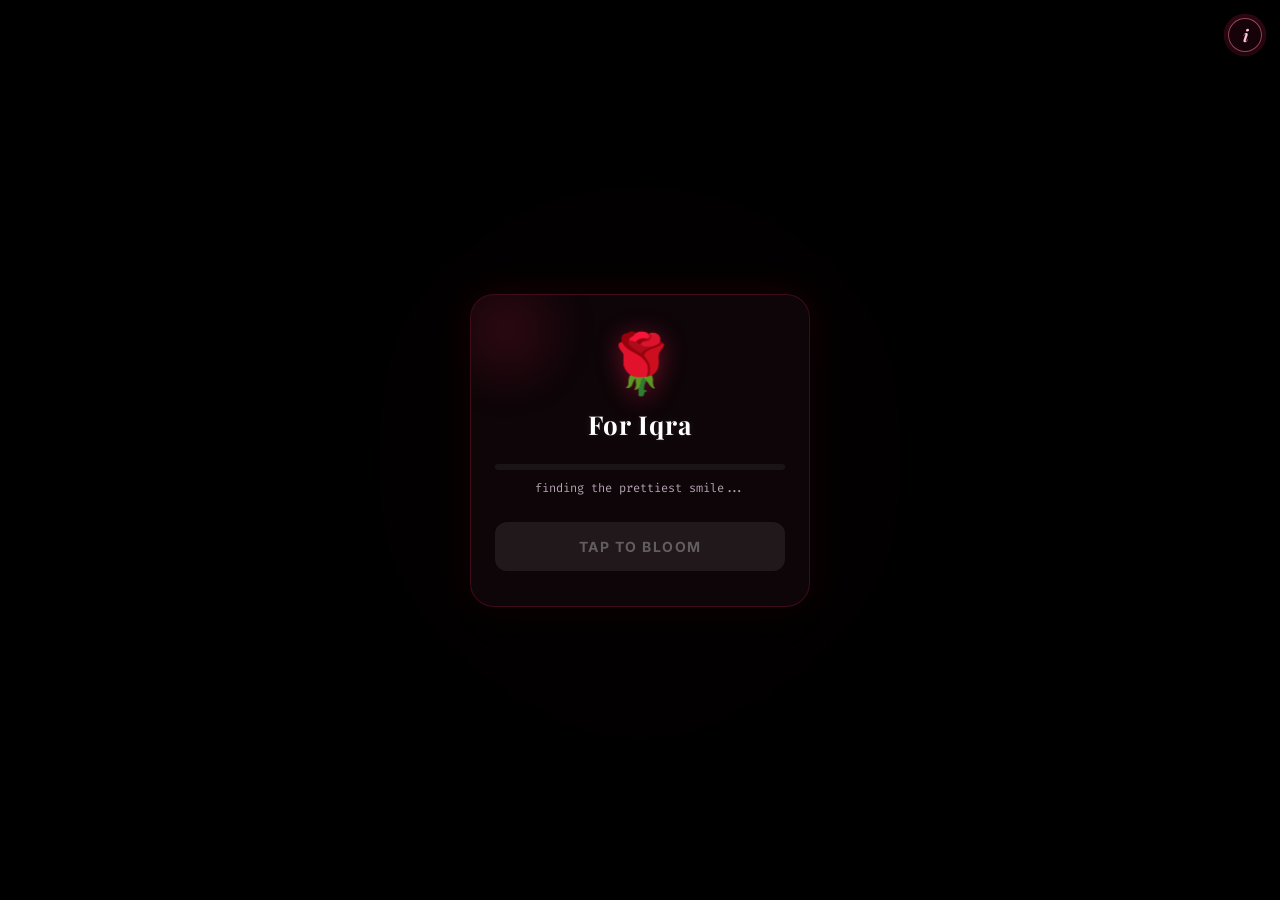
<file: index.html>
<!DOCTYPE html>
<html lang="en">

<head>
    <meta charset="UTF-8">
    <meta http-equiv="refresh" content="0; url=/rose/">
    <title>For Iqra 🌹</title>
</head>

<body>
    <a href="/rose/">opening your rose...</a>
</body>

</html>
</file>
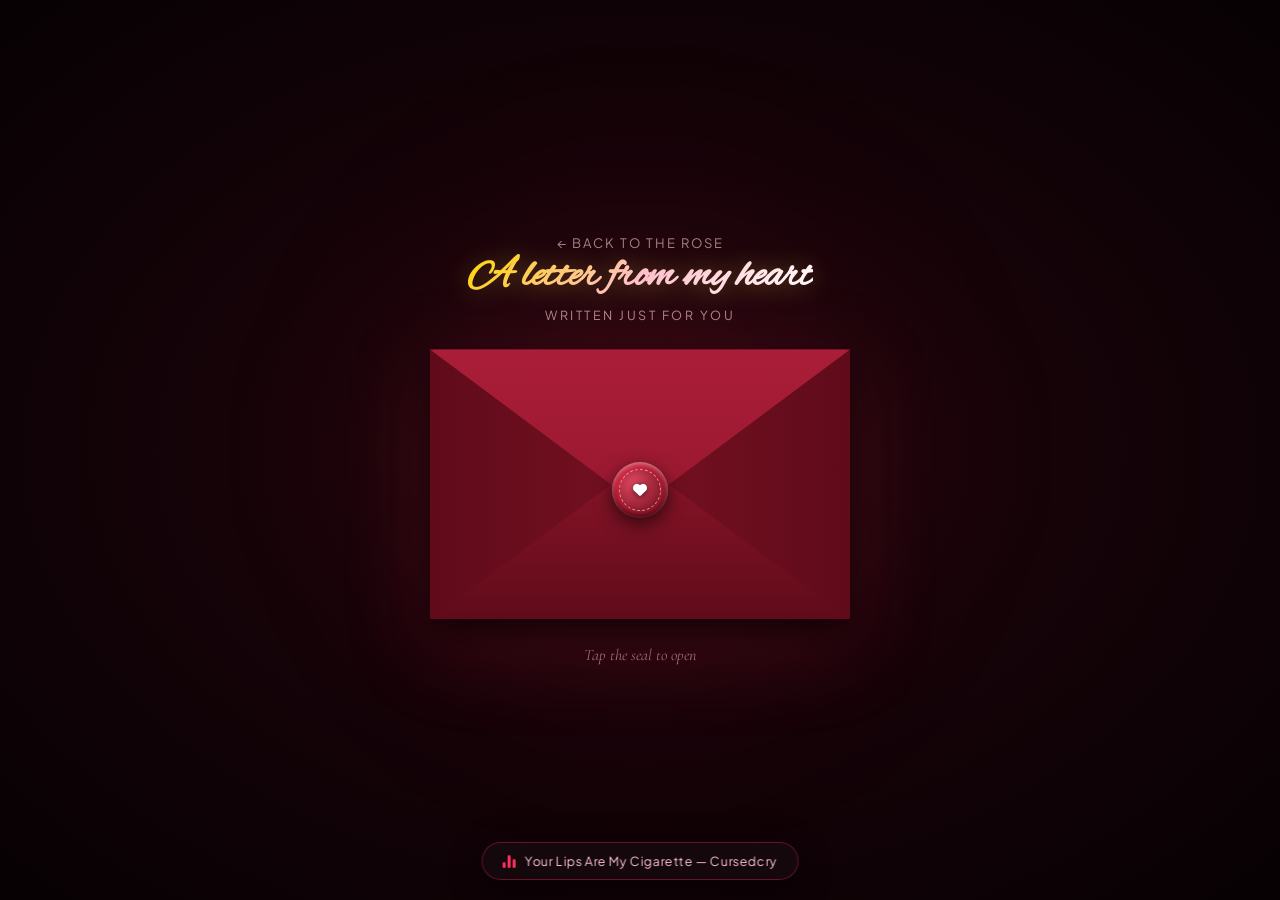
<file: message/index.html>
<!DOCTYPE html>
<html lang="en">

<head>
    <meta charset="UTF-8">
    <meta name="viewport" content="width=device-width, initial-scale=1.0">
    <title>For Iqra ❤️</title>
    <link rel="preconnect" href="https://fonts.googleapis.com">
    <link rel="preconnect" href="https://fonts.gstatic.com" crossorigin>
    <link
        href="https://fonts.googleapis.com/css2?family=Alex+Brush&family=Cormorant+Garamond:ital,wght@0,400;0,500;0,600;1,400;1,600&family=Plus+Jakarta+Sans:wght@300;400;500;600;700&display=swap"
        rel="stylesheet">
    <link rel="stylesheet" href="https://cdnjs.cloudflare.com/ajax/libs/font-awesome/6.4.0/css/all.min.css">
    <script src="https://cdnjs.cloudflare.com/ajax/libs/gsap/3.12.5/gsap.min.js"></script>
    <style>
        * {
            margin: 0;
            padding: 0;
            box-sizing: border-box;
            -webkit-tap-highlight-color: transparent;
        }

        body {
            font-family: 'Plus Jakarta Sans', sans-serif;
            background: radial-gradient(ellipse at center, #28080f 0%, #150308 48%, #070103 100%);
            color: #f5f5f7;
            min-height: 100vh;
            min-height: 100dvh;
            display: flex;
            flex-direction: column;
            align-items: center;
            justify-content: center;
            padding: 30px 16px;
            overflow-x: hidden;
            overflow-y: auto;
        }

        .ambient-glow {
            position: fixed;
            top: 50%;
            left: 50%;
            transform: translate(-50%, -50%);
            width: 650px;
            height: 650px;
            background: radial-gradient(circle, rgba(163, 28, 54, 0.16) 0%, rgba(88, 10, 25, 0.05) 50%, transparent 70%);
            border-radius: 50%;
            filter: blur(80px);
            pointer-events: none;
            z-index: 0;
        }

        /* ---------- envelope stage ---------- */
        .stage {
            perspective: 1200px;
            display: flex;
            flex-direction: column;
            align-items: center;
            z-index: 10;
        }

        .header {
            text-align: center;
            margin-bottom: 26px;
            transition: opacity 0.5s ease;
        }

        .header h1 {
            font-family: 'Alex Brush', cursive;
            font-size: clamp(30px, 7vw, 44px);
            background: linear-gradient(135deg, #ffd700 0%, #ffc0cb 50%, #ffffff 100%);
            -webkit-background-clip: text;
            -webkit-text-fill-color: transparent;
            filter: drop-shadow(0 2px 12px rgba(212, 175, 55, 0.4));
            line-height: 1.2;
        }

        .header p {
            font-size: 12.5px;
            color: rgba(230, 180, 190, 0.75);
            letter-spacing: 2.5px;
            text-transform: uppercase;
            margin-top: 4px;
        }

        .envelope {
            position: relative;
            width: 420px;
            height: 270px;
            transform-style: preserve-3d;
            cursor: pointer;
            transition: transform 0.4s ease;
            filter: drop-shadow(0 15px 35px rgba(120, 15, 35, 0.45));
        }

        @media (max-width: 480px) {
            .envelope {
                width: 88vw;
                max-width: 340px;
                height: 58vw;
                max-height: 220px;
            }
        }

        @media (max-width: 360px) {
            .envelope {
                width: 92vw;
                max-width: 300px;
                height: 60vw;
                max-height: 195px;
            }
        }

        .env-back {
            position: absolute;
            inset: 0;
            background: #35040d;
            border-radius: 8px;
            box-shadow: 0 15px 35px rgba(0, 0, 0, 0.7);
            border: 1px solid rgba(138, 21, 41, 0.3);
            overflow: hidden;
        }

        .env-back::after {
            content: '';
            position: absolute;
            inset: 0;
            background: linear-gradient(to top, rgba(0, 0, 0, 0.85) 0%, transparent 60%, rgba(0, 0, 0, 0.4) 100%);
        }

        .mini-letter {
            position: absolute;
            left: 50%;
            top: 8px;
            transform: translateX(-50%);
            width: 86%;
            height: 92%;
            background: #fcf8f2;
            background-image:
                radial-gradient(#e5d8c5 0.75px, transparent 0.75px),
                linear-gradient(to bottom, rgba(255, 255, 255, 0.95), rgba(252, 248, 242, 0.98));
            background-size: 12px 12px, 100% 100%;
            border-radius: 6px;
            z-index: 10;
            display: flex;
            flex-direction: column;
            align-items: center;
            justify-content: center;
            gap: 8px;
            box-shadow: 0 8px 20px rgba(0, 0, 0, 0.35), 0 0 0 1px rgba(184, 134, 11, 0.3);
            transform-origin: bottom center;
            text-align: center;
            padding: 10px;
        }

        .mini-letter .mh {
            font-family: 'Alex Brush', cursive;
            font-size: clamp(22px, 5.5vw, 30px);
            color: #4a0713;
            line-height: 1;
        }

        .mini-letter .ms {
            font-family: 'Cormorant Garamond', serif;
            font-style: italic;
            font-size: clamp(12px, 3vw, 15px);
            color: #6e1c2b;
        }

        .flap {
            position: absolute;
            inset: 0;
        }

        .flap-left {
            clip-path: polygon(0 0, 0 100%, 52% 50%);
            background: linear-gradient(to right, #600b1a, #8a1529);
            z-index: 19;
        }

        .flap-right {
            clip-path: polygon(100% 0, 100% 100%, 48% 50%);
            background: linear-gradient(to left, #600b1a, #8a1529);
            z-index: 18;
        }

        .flap-bottom {
            clip-path: polygon(0 100%, 100% 100%, 50% 42%);
            background: linear-gradient(to top, #600b1a 0%, #8a1529 60%, transparent 100%);
            z-index: 20;
        }

        .flap-top {
            clip-path: polygon(0 0, 100% 0, 50% 58%);
            background: linear-gradient(to bottom, #ab1d38, #8a1529);
            transform-origin: top center;
            transform-style: preserve-3d;
            z-index: 25;
        }

        .wax-seal {
            position: absolute;
            left: 50%;
            top: 52%;
            transform: translate(-50%, -50%);
            width: 56px;
            height: 56px;
            border-radius: 50%;
            background: radial-gradient(circle at 35% 35%, #e12d4a 0%, #b81b34 45%, #700c1c 100%);
            box-shadow:
                0 6px 18px rgba(0, 0, 0, 0.6),
                inset 0 2px 4px rgba(255, 255, 255, 0.45),
                inset 0 -3px 5px rgba(0, 0, 0, 0.6);
            z-index: 30;
            display: flex;
            align-items: center;
            justify-content: center;
            cursor: pointer;
            transition: transform 0.3s cubic-bezier(0.34, 1.56, 0.64, 1), box-shadow 0.3s ease;
        }

        @media (max-width: 480px) {
            .wax-seal {
                width: 46px;
                height: 46px;
            }
        }

        .wax-seal:hover {
            transform: translate(-50%, -50%) scale(1.08);
            box-shadow:
                0 8px 24px rgba(225, 45, 74, 0.55),
                inset 0 2px 5px rgba(255, 255, 255, 0.6),
                inset 0 -3px 5px rgba(0, 0, 0, 0.6);
        }

        .seal-inner {
            width: 42px;
            height: 42px;
            border-radius: 50%;
            border: 1.5px dashed rgba(255, 255, 255, 0.55);
            display: flex;
            align-items: center;
            justify-content: center;
            background: radial-gradient(circle at 40% 40%, rgba(255, 255, 255, 0.15) 0%, rgba(0, 0, 0, 0.25) 100%);
        }

        @media (max-width: 480px) {
            .seal-inner {
                width: 34px;
                height: 34px;
            }
        }

        .seal-inner i {
            color: #fff;
            font-size: 14px;
            filter: drop-shadow(0 1px 3px rgba(0, 0, 0, 0.7));
        }

        .open-hint {
            margin-top: 26px;
            color: rgba(230, 180, 190, 0.75);
            font-family: 'Cormorant Garamond', serif;
            font-style: italic;
            font-size: 16px;
            text-align: center;
            transition: opacity 0.4s ease;
        }

        .stage.hidden {
            display: none;
        }

        /* ---------- full letter ---------- */
        .letter-wrap {
            width: 100%;
            max-width: 680px;
            background: #fcf8f2;
            background-image:
                radial-gradient(#e5d8c5 0.75px, transparent 0.75px),
                linear-gradient(to bottom, rgba(255, 255, 255, 0.95), rgba(252, 248, 242, 0.98));
            background-size: 12px 12px, 100% 100%;
            border-radius: 12px;
            padding: 48px 44px;
            color: #2b2220;
            box-shadow:
                0 25px 60px rgba(0, 0, 0, 0.6),
                0 0 0 1px rgba(184, 134, 11, 0.35),
                0 0 60px rgba(212, 175, 55, 0.12);
            z-index: 10;
            display: none;
            margin-top: 40px;
            margin-bottom: 40px;
        }

        .letter-wrap.visible {
            display: block;
        }

        .accent-top {
            display: flex;
            align-items: center;
            justify-content: center;
            gap: 10px;
            color: rgba(180, 115, 35, 0.6);
            margin-bottom: 26px;
        }

        .accent-line {
            width: 40px;
            height: 1px;
            background: rgba(180, 115, 35, 0.45);
        }

        .accent-heart {
            color: #b81b34;
            font-size: 13px;
            animation: heartbeat 1.6s ease-in-out infinite;
        }

        @keyframes heartbeat {

            0%,
            100% {
                transform: scale(1);
            }

            15% {
                transform: scale(1.25);
            }

            30% {
                transform: scale(1);
            }

            45% {
                transform: scale(1.18);
            }
        }

        .letter-wrap h1 {
            font-family: 'Alex Brush', cursive;
            font-size: clamp(38px, 8vw, 56px);
            color: #4a0713;
            text-align: center;
            line-height: 1.1;
            margin-bottom: 30px;
        }

        .letter-body p {
            font-family: 'Cormorant Garamond', serif;
            font-size: clamp(16px, 3.6vw, 19px);
            line-height: 1.6;
            font-weight: 500;
            margin-bottom: 18px;
        }

        .letter-body p.question {
            font-size: clamp(18px, 4vw, 21px);
            font-style: italic;
            color: #6e1c2b;
            font-weight: 600;
        }

        .sign {
            display: flex;
            flex-direction: column;
            align-items: flex-end;
            margin-top: 34px;
            padding-top: 18px;
            border-top: 1px dashed rgba(138, 21, 41, 0.25);
        }

        .sign-text {
            font-family: 'Cormorant Garamond', serif;
            font-style: italic;
            font-size: 15px;
            color: #6e1c2b;
        }

        .sign-name {
            font-family: 'Alex Brush', cursive;
            font-size: 34px;
            color: #5c0a18;
            line-height: 1.2;
        }

        .back-link {
            color: rgba(230, 180, 190, 0.7);
            text-decoration: none;
            font-size: 13px;
            letter-spacing: 2px;
            text-transform: uppercase;
            z-index: 10;
            transition: color 0.3s ease;
        }

        .back-link:hover {
            color: #ffd700;
        }

        /* ---------- music pill ---------- */
        .music-pill {
            position: fixed;
            bottom: 20px;
            left: 50%;
            transform: translateX(-50%);
            display: flex;
            align-items: center;
            gap: 9px;
            background: rgba(22, 10, 15, 0.85);
            border: 1px solid rgba(255, 40, 100, 0.35);
            backdrop-filter: blur(12px);
            -webkit-backdrop-filter: blur(12px);
            border-radius: 100px;
            padding: 10px 20px;
            color: #ffc3d7;
            font-size: 12.5px;
            letter-spacing: 0.6px;
            z-index: 50;
            cursor: pointer;
            box-shadow: 0 8px 30px rgba(0, 0, 0, 0.55);
            white-space: nowrap;
            max-width: 92vw;
            -webkit-tap-highlight-color: transparent;
        }

        .music-pill .eq {
            display: inline-flex;
            align-items: flex-end;
            gap: 2px;
            height: 14px;
        }

        .music-pill .eq span {
            width: 3px;
            background: #ff2e5e;
            border-radius: 2px;
            animation: eqBounce 0.9s ease-in-out infinite;
        }

        .music-pill .eq span:nth-child(1) { height: 6px; animation-delay: 0s; }
        .music-pill .eq span:nth-child(2) { height: 13px; animation-delay: 0.2s; }
        .music-pill .eq span:nth-child(3) { height: 9px; animation-delay: 0.4s; }

        .music-pill.paused .eq span {
            animation-play-state: paused;
        }

        @keyframes eqBounce {

            0%,
            100% {
                transform: scaleY(0.5);
            }

            50% {
                transform: scaleY(1);
            }
        }

        @media (max-width: 480px) {
            .letter-wrap {
                padding: 32px 22px;
            }
        }

        .floating-heart {
            position: fixed;
            bottom: -40px;
            font-size: 20px;
            opacity: 0;
            animation: floatUp linear forwards;
            pointer-events: none;
            z-index: 1;
        }

        @keyframes floatUp {
            0% {
                opacity: 0;
                transform: translateY(0) rotate(0deg);
            }

            10% {
                opacity: 0.7;
            }

            100% {
                opacity: 0;
                transform: translateY(-110vh) rotate(40deg);
            }
        }
    </style>
</head>

<body>

    <div class="ambient-glow"></div>

    <a class="back-link" href="/rose/">&larr; back to the rose</a>

    <div class="stage" id="stage">
        <div class="header">
            <h1>A letter from my heart</h1>
            <p>written just for you</p>
        </div>

        <div class="envelope" id="envelope">
            <div class="env-back"></div>

            <div class="mini-letter" id="miniLetter">
                <span class="mh">Dearest Iqra</span>
                <span class="ms">something written just for you...</span>
            </div>

            <div class="flap flap-left"></div>
            <div class="flap flap-right"></div>
            <div class="flap flap-bottom"></div>

            <div class="flap flap-top" id="topFlap"></div>

            <div class="wax-seal" id="waxSeal" role="button" aria-label="Open Letter">
                <div class="seal-inner"><i class="fa-solid fa-heart"></i></div>
            </div>
        </div>

        <p class="open-hint" id="openHint">Tap the seal to open</p>
    </div>

    <div class="letter-wrap" id="letterWrap">
        <div class="accent-top">
            <span class="accent-line"></span>
            <i class="accent-heart">&#10084;</i>
            <span class="accent-line"></span>
        </div>

        <h1>Dearest Iqra</h1>

        <div class="letter-body">
            <p>The first time I saw you, my heart had already decided that there was something incredibly special about you. There's literally a different kind of magic in your beauty, girl. 😭💗 Your eyes are so beautiful that I could get lost in them and forget about the rest of the world for a while. And your lips? Girl, those lips are dangerously kissable. 😭💋❤️🔥 Your smile, your eyes, your adorable face... you're a whole distraction, and honestly, I'm not even trying to recover. 🤌🏻😭</p>

            <p>Lekin Iqra, sirf tumhari beauty hi nahi, tumhari vibes bhi mujhe attract karti hain. Humari baatein, humara connection, jis tarah humari energy match karti hai na, sometimes it genuinely feels like we were made for each other. 🥹❤️ Jaise tum meri favourite kind of person ho, jisse main ghanton baat kar sakta hoon, bina bore hue, bina kisi reason ke bas jiske saath rehne ka mann kare.</p>

            <p>And honestly, tumhare saath sirf flirt nahi karna mujhe. Main tumhe apni favourite person banana chahta hoon. Tumhari smile ki wajah banna chahta hoon, tumhare random moods handle karna chahta hoon, tumhe tease karna, tumse cute-cute fights karna, tumhari har chhoti baat yaad rakhna aur tumhe woh pyaar dena jo tum deserve karti ho. 🫶🏻❤️🩹</p>

            <p>Imagine us together, tum meri bakwaas sunke has rahi ho, main tumhe dekhke smile kar raha hoon, phir tum puchogi, "Kya dekh rahe ho?" Aur main bolunga, "Apni future favourite person ko dekh raha hoon, disturb mat karo." 😭😭❤️🔥</p>

            <p>Iqra, I genuinely like you, and I want to make this connection something more beautiful. I want to be the one you think about before sleeping, the one whose message makes you smile, and the one you feel comfortable sharing everything with. 🥹💌</p>

            <p class="question">So, pretty girl, ek sawaal hai tumse...</p>

            <p class="question">Will you be my girl, my favourite person, my partner in all the stupid little things, and maybe the beginning of my favourite love story? ❤️🔥🫶🏻</p>

            <p>Because if I get to choose someone to give my attention, affection, time and heart to, I'd love for that person to be you, Iqra. 💋❤️</p>

            <p class="question">So, Iqra... will you be mine? 🥺💗</p>
        </div>

        <div class="sign">
            <span class="sign-text">Forever yours,</span>
            <span class="sign-name">Zade ❤️</span>
        </div>
    </div>

    <div class="music-pill" id="musicPill" title="Tap to pause / play">
        <span class="eq"><span></span><span></span><span></span></span>
        <span id="musicLabel">Your Lips Are My Cigarette — Cursedcry</span>
    </div>

    <script>
        (function () {
            /* ---------- envelope open ---------- */
            const envelope = document.getElementById('envelope');
            const waxSeal = document.getElementById('waxSeal');
            const stage = document.getElementById('stage');
            const letterWrap = document.getElementById('letterWrap');
            let opened = false;
            let opening = false;

            /* ---------- text streaming reveal ---------- */
            let streamSkip = false;

            function streamNodes(nodes, onDone) {
                const full = nodes.map(n => Array.from(n.textContent));
                nodes.forEach(n => { n.textContent = ''; n.style.visibility = 'hidden'; });

                let ni = 0, ci = 0;

                function finish() {
                    nodes.forEach((n, idx) => {
                        n.style.visibility = 'visible';
                        n.textContent = full[idx].join('');
                    });
                    if (onDone) onDone();
                }

                function step() {
                    if (streamSkip) { finish(); return; }
                    if (ni >= nodes.length) { if (onDone) onDone(); return; }

                    const n = nodes[ni];
                    const chars = full[ni];
                    n.style.visibility = 'visible';

                    if (ci < chars.length) {
                        const ch = chars[ci++];
                        n.textContent += ch;

                        const rect = n.getBoundingClientRect();
                        if (rect.bottom > window.innerHeight - 30) {
                            window.scrollBy(0, Math.min(rect.bottom - window.innerHeight + 60, 120));
                        }

                        let wait = 16;
                        if (/[.!?,…]/.test(ch)) wait = 260;
                        else if (ch === ' ') wait = 22;
                        setTimeout(step, wait);
                    } else {
                        ni++; ci = 0;
                        setTimeout(step, 240);
                    }
                }

                step();
                return finish;
            }

            function openLetter() {
                if (opened || opening) return;
                opening = true;

                const tl = gsap.timeline({
                    onComplete: () => {
                        stage.classList.add('hidden');
                        letterWrap.classList.add('visible');
                        gsap.fromTo(letterWrap,
                            { opacity: 0, y: 40 },
                            { opacity: 1, y: 0, duration: 0.9, ease: 'power3.out' }
                        );
                        window.scrollTo({ top: 0, behavior: 'smooth' });
                        opened = true;

                        const nodes = [
                            letterWrap.querySelector('h1'),
                            ...letterWrap.querySelectorAll('.letter-body p'),
                            ...letterWrap.querySelectorAll('.sign span')
                        ];
                        const skipHandler = () => { streamSkip = true; };
                        streamSkip = false;
                        letterWrap.addEventListener('click', skipHandler);
                        setTimeout(() => {
                            streamNodes(nodes, () => {
                                letterWrap.removeEventListener('click', skipHandler);
                            });
                        }, 950);
                    }
                });

                tl.to(waxSeal, { scale: 1.35, opacity: 0, duration: 0.4, ease: 'back.in(1.7)' }, 0)
                    .to('#topFlap', { rotateX: 180, duration: 0.8, ease: 'power2.inOut' }, 0.25)
                    .set('#topFlap', { zIndex: 5 }, 0.6)
                    .to('#miniLetter', { y: -120, scale: 1.05, duration: 0.7, ease: 'power2.out' }, 0.7)
                    .to('#openHint', { opacity: 0, duration: 0.3 }, 0)
                    .to(envelope, { opacity: 0, y: -30, duration: 0.5, ease: 'power2.in' }, 1.3)
                    .to('.header', { opacity: 0, y: -20, duration: 0.4 }, 1.3);
            }

            waxSeal.addEventListener('click', (e) => {
                e.stopPropagation();
                openLetter();
            });
            envelope.addEventListener('click', openLetter);

            /* ---------- music ---------- */
            const QUERY = 'Your Lips Are My Cigarette Cursedcry';
            const pill = document.getElementById('musicPill');
            const label = document.getElementById('musicLabel');
            let audio = null;
            let unlocked = false;

            function pickTrack(list) {
                return list.find(t => /cursedcry/i.test(t.artist || '') && /your lips are my cigarette/i.test(t.title || '')) ||
                    list.find(t => /cursedcry/i.test(t.artist || '')) ||
                    list[0];
            }

            function play() {
                if (audio) {
                    audio.play().then(() => pill.classList.remove('paused')).catch(() => {});
                    return;
                }
                fetch('https://zade-music-api-dun.vercel.app/api/search?q=' + encodeURIComponent(QUERY))
                    .then(r => r.json())
                    .then(res => {
                        const track = pickTrack((res && res.data) || []);
                        if (!track || !track.stream_url) {
                            label.textContent = 'tap to load music';
                            return;
                        }
                        audio = new Audio(track.stream_url);
                        audio.loop = true;
                        audio.volume = 0.8;
                        label.textContent = track.title + ' — ' + (track.artist || 'Eyedress');
                        audio.play().then(() => pill.classList.remove('paused')).catch(() => {});
                    })
                    .catch(() => {
                        label.textContent = 'tap to load music';
                    });
            }

            function unlock() {
                if (unlocked) return;
                unlocked = true;
                play();
                document.removeEventListener('click', unlock);
                document.removeEventListener('touchstart', unlock);
            }
            document.addEventListener('click', unlock);
            document.addEventListener('touchstart', unlock);

            pill.addEventListener('click', function (e) {
                e.stopPropagation();
                if (!audio) {
                    unlocked = true;
                    play();
                } else if (audio.paused) {
                    audio.play().then(() => pill.classList.remove('paused')).catch(() => {});
                } else {
                    audio.pause();
                    pill.classList.add('paused');
                }
            });

            /* ---------- floating hearts ---------- */
            const hearts = ['❤️', '💗', '🌹', '✨', '💖'];
            setInterval(() => {
                const h = document.createElement('span');
                h.className = 'floating-heart';
                h.textContent = hearts[Math.floor(Math.random() * hearts.length)];
                h.style.left = (Math.random() * 95) + 'vw';
                h.style.fontSize = (14 + Math.random() * 18) + 'px';
                h.style.animationDuration = (7 + Math.random() * 6) + 's';
                document.body.appendChild(h);
                setTimeout(() => h.remove(), 14000);
            }, 900);
        })();
    </script>
</body>

</html>
</file>
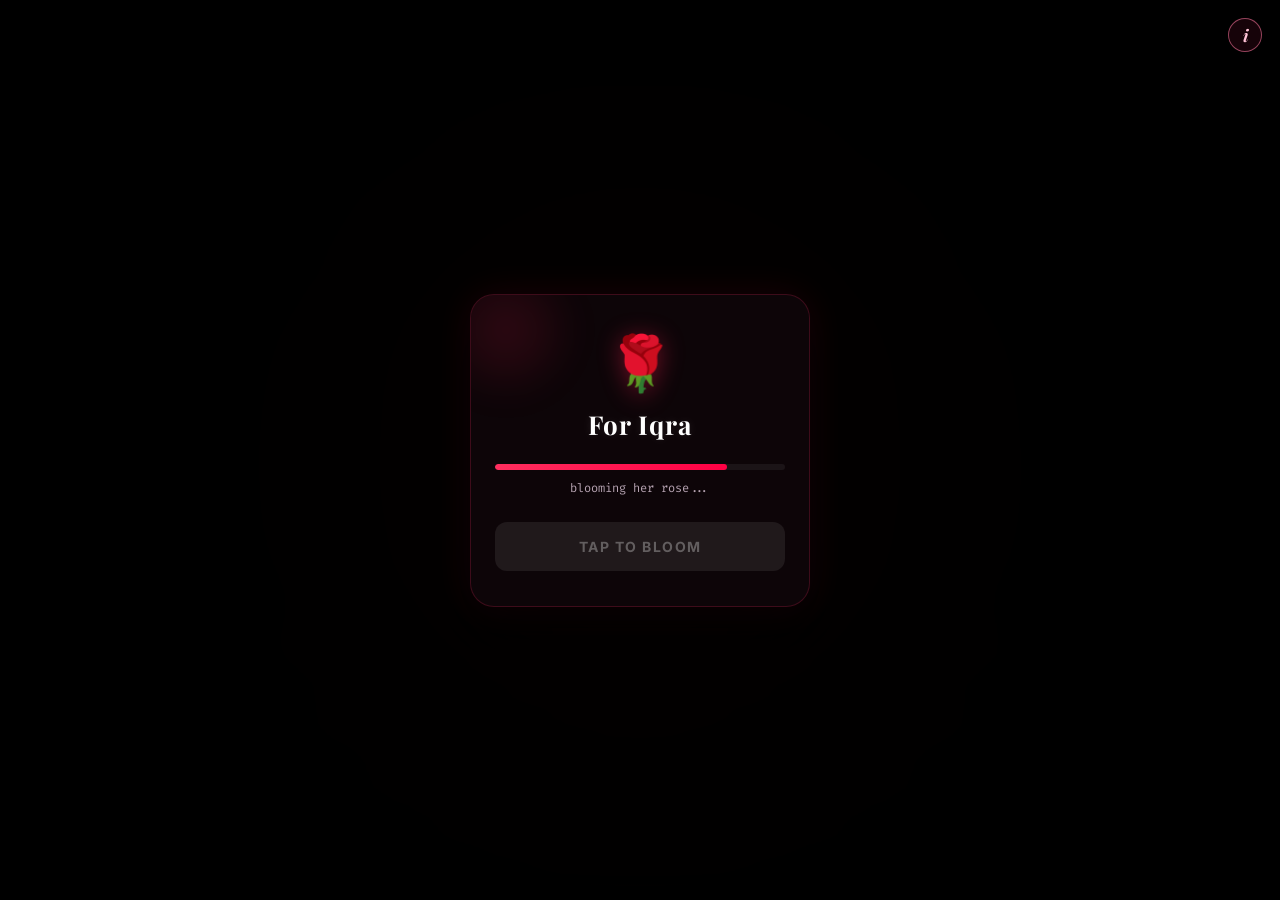
<file: rose/index.html>
<!DOCTYPE html>
<html lang="en">

<head>
    <meta charset="UTF-8">
    <meta name="viewport" content="width=device-width, initial-scale=1.0">
    <title>For Iqra 🌹</title>
    <meta name="description" content="A single div transforms into a beautiful blooming 3D rose.">
    <link rel="preconnect" href="https://fonts.googleapis.com">
    <link rel="preconnect" href="https://fonts.gstatic.com" crossorigin>
    <link
        href="https://fonts.googleapis.com/css2?family=Playfair+Display:ital,wght@0,400;0,700;1,400;1,700&family=Inter:wght@500;700&family=Fira+Code:wght@500&display=swap"
        rel="stylesheet">
    <link rel="stylesheet" href="style.css">
</head>

<body>
    <div class="vignette"></div>

    <button class="info-btn" id="infoBtn" aria-label="Info">i</button>
    <div class="info-toast" id="infoToast">please wait for the song 😭😭</div>

    <div class="tap-glow" id="tapGlow"></div>

    <div class="spotlight"></div>
    <div class="ambient-light" id="ambientLight"></div>

    <div class="trigger-overlay" id="triggerOverlay">
        <div class="glass-card">
            <div class="card-glow"></div>
            <div class="rose-icon">🌹</div>
            <h2 class="title">For Iqra</h2>
            <div class="loading-bar-container">
                <div class="loading-bar" id="loadingBar"></div>
            </div>
            <p class="status-text" id="statusText">finding the prettiest smile...</p>
            <button class="start-button" id="startButton" disabled>
                <span class="btn-text">Tap to Bloom</span>
                <span class="btn-shine"></span>
            </button>
        </div>
    </div>

    <div class="scene">
        <div class="rose-wrapper" id="roseWrapper">
            <div class="stem-group">
                <div class="stem" id="stem">
                    <div class="stem-highlight"></div>
                </div>
                <div class="thorn thorn-1" id="thorn1"></div>
                <div class="thorn thorn-2" id="thorn2"></div>
                <div class="leaf leaf-left" id="leafLeft">
                    <div class="leaf-vein"></div>
                </div>
                <div class="leaf leaf-right" id="leafRight">
                    <div class="leaf-vein"></div>
                </div>
            </div>

            <div class="calyx" id="calyx"></div>

            <div class="rose-head" id="roseHead">
                <div class="rose-glow"></div>
                <div class="rose-glow-inner"></div>
            </div>
        </div>
    </div>

    <div class="end-text" id="endText">
        <p class="tagline" id="tagline">open secret message</p>
        <span class="rose-emoji">🌹</span>
    </div>

    <div id="fallingPetals"></div>

    <script src="script.js"></script>
</body>

</html>
</file>
<file: rose/style.css>
*,
*::before,
*::after {
    margin: 0;
    padding: 0;
    box-sizing: border-box;
}

html,
body {
    width: 100%;
    height: 100%;
    overflow: hidden;
    font-family: 'Inter', sans-serif;
}

body {
    background: #020002;
    background: radial-gradient(ellipse at 50% 75%, #120105 0%, #050002 55%, #000 100%);
    display: flex;
    align-items: center;
    justify-content: center;
    -webkit-tap-highlight-color: transparent;
    cursor: default;
}

button,
.start-button,
.end-text {
    -webkit-tap-highlight-color: transparent;
}

.info-btn {
    position: fixed;
    top: 18px;
    right: 18px;
    z-index: 300;
    width: 34px;
    height: 34px;
    border-radius: 50%;
    border: 1px solid rgba(255, 120, 160, 0.55);
    background: rgba(30, 5, 12, 0.75);
    backdrop-filter: blur(8px);
    -webkit-backdrop-filter: blur(8px);
    color: #ffc3d7;
    font-family: 'Playfair Display', serif;
    font-style: italic;
    font-size: 17px;
    font-weight: 700;
    line-height: 1;
    cursor: pointer;
    display: flex;
    align-items: center;
    justify-content: center;
    transition: transform 0.25s ease, box-shadow 0.25s ease;
    box-shadow: 0 4px 16px rgba(0, 0, 0, 0.5);
    animation: infoPulse 2.6s ease-in-out infinite;
}

@keyframes infoPulse {
    0%, 100% { box-shadow: 0 4px 16px rgba(0, 0, 0, 0.5), 0 0 0 0 rgba(255, 46, 94, 0.4); }
    50% { box-shadow: 0 4px 16px rgba(0, 0, 0, 0.5), 0 0 0 8px rgba(255, 46, 94, 0); }
}

.info-btn:active {
    transform: scale(0.92);
}

.info-toast {
    position: fixed;
    top: 62px;
    right: 18px;
    z-index: 300;
    background: rgba(30, 5, 12, 0.9);
    border: 1px solid rgba(255, 120, 160, 0.45);
    backdrop-filter: blur(10px);
    -webkit-backdrop-filter: blur(10px);
    color: #ffd9e6;
    font-size: 13.5px;
    font-weight: 500;
    padding: 10px 16px;
    border-radius: 14px;
    border-top-right-radius: 4px;
    opacity: 0;
    transform: translateY(-8px) scale(0.95);
    pointer-events: none;
    transition: opacity 0.35s ease, transform 0.35s cubic-bezier(0.34, 1.56, 0.64, 1);
    box-shadow: 0 8px 28px rgba(0, 0, 0, 0.55);
    max-width: 230px;
}

.info-toast.show {
    opacity: 1;
    transform: translateY(0) scale(1);
}

.tap-glow {
    position: fixed;
    width: 16px;
    height: 16px;
    border-radius: 50%;
    background: radial-gradient(circle, rgba(255, 160, 190, 0.9) 0%, rgba(255, 46, 94, 0.45) 45%, transparent 70%);
    box-shadow: 0 0 24px 8px rgba(255, 60, 110, 0.35);
    transform: translate(-50%, -50%) scale(0);
    pointer-events: none;
    z-index: 250;
    opacity: 0;
}

.tap-glow.burst {
    animation: glowBurst 0.7s cubic-bezier(0.2, 0.8, 0.2, 1) forwards;
}

@keyframes glowBurst {
    0% {
        opacity: 1;
        transform: translate(-50%, -50%) scale(0.2);
    }
    100% {
        opacity: 0;
        transform: translate(-50%, -50%) scale(6);
    }
}

.vignette {
    position: fixed;
    inset: 0;
    background: radial-gradient(ellipse at center, transparent 35%, rgba(0, 0, 0, 0.9) 100%);
    z-index: 100;
    pointer-events: none;
}

.spotlight {
    position: fixed;
    top: 35%;
    left: 50%;
    transform: translate(-50%, -50%);
    width: 85vw;
    height: 85vh;
    background: radial-gradient(circle, rgba(255, 30, 80, 0.06) 0%, transparent 70%);
    filter: blur(50px);
    pointer-events: none;
    z-index: 1;
}

.trigger-overlay {
    position: fixed;
    inset: 0;
    display: flex;
    align-items: center;
    justify-content: center;
    background: rgba(0, 0, 0, 0.85);
    backdrop-filter: blur(15px);
    -webkit-backdrop-filter: blur(15px);
    z-index: 200;
    opacity: 1;
    transition: opacity 0.8s cubic-bezier(0.25, 1, 0.5, 1), visibility 0.8s;
    visibility: visible;
}

.trigger-overlay.fade-out {
    opacity: 0;
    visibility: hidden;
    pointer-events: none;
}

.glass-card {
    position: relative;
    width: min(85vw, 340px);
    background: rgba(22, 10, 15, 0.55);
    border: 1px solid rgba(255, 40, 100, 0.2);
    border-radius: 24px;
    padding: 35px 24px;
    display: flex;
    flex-direction: column;
    align-items: center;
    text-align: center;
    box-shadow:
        0 25px 60px rgba(0, 0, 0, 0.6),
        0 0 40px rgba(255, 30, 80, 0.1);
    transform: scale(1);
    transition: transform 0.6s cubic-bezier(0.34, 1.56, 0.64, 1);
    overflow: hidden;
}

.trigger-overlay.fade-out .glass-card {
    transform: scale(0.85);
}

.card-glow {
    position: absolute;
    width: 150px;
    height: 150px;
    border-radius: 50%;
    background: radial-gradient(circle, rgba(255, 30, 80, 0.15) 0%, transparent 70%);
    top: -40px;
    left: -40px;
    filter: blur(15px);
    pointer-events: none;
}

.rose-icon {
    font-size: 54px;
    margin-bottom: 12px;
    filter: drop-shadow(0 4px 12px rgba(255, 30, 80, 0.4));
    animation: pulseIcon 2s ease-in-out infinite;
}

@keyframes pulseIcon {

    0%,
    100% {
        transform: scale(1);
    }

    50% {
        transform: scale(1.08);
    }
}

.glass-card .title {
    color: #fff;
    font-family: 'Playfair Display', serif;
    font-size: 26px;
    font-weight: 700;
    letter-spacing: 1px;
    margin-bottom: 22px;
    text-shadow: 0 0 10px rgba(255, 255, 255, 0.1);
}

.loading-bar-container {
    width: 100%;
    height: 6px;
    background: rgba(255, 255, 255, 0.06);
    border-radius: 3px;
    overflow: hidden;
    margin-bottom: 10px;
}

.loading-bar {
    width: 0%;
    height: 100%;
    background: linear-gradient(to right, #ff2e5e, #ff0044);
    border-radius: 3px;
    transition: width 0.1s linear;
}

.status-text {
    font-size: 12px;
    color: #b5a2b0;
    font-family: 'Fira Code', monospace;
    margin-bottom: 26px;
}

.start-button {
    position: relative;
    width: 100%;
    padding: 16px;
    background: linear-gradient(135deg, #ff2e5e 0%, #ff0044 100%);
    border: none;
    border-radius: 12px;
    color: #fff;
    font-family: 'Inter', sans-serif;
    font-weight: 700;
    font-size: 14px;
    letter-spacing: 1.5px;
    text-transform: uppercase;
    cursor: pointer;
    overflow: hidden;
    transition: transform 0.2s, box-shadow 0.2s, opacity 0.3s;
    box-shadow: 0 5px 20px rgba(255, 0, 68, 0.3);
}

.start-button:disabled {
    background: rgba(255, 255, 255, 0.08);
    color: rgba(255, 255, 255, 0.3);
    cursor: not-allowed;
    box-shadow: none;
    transform: none !important;
}

.start-button:not(:disabled):hover {
    transform: translateY(-2px);
    box-shadow:
        0 8px 25px rgba(255, 0, 68, 0.5),
        0 0 15px rgba(255, 50, 90, 0.3);
}

.start-button:active {
    transform: translateY(1px);
}

.btn-shine {
    position: absolute;
    top: 0;
    left: -100%;
    width: 50%;
    height: 100%;
    background: linear-gradient(to right, transparent, rgba(255, 255, 255, 0.2), transparent);
    transform: skewX(-25deg);
}

.start-button:not(:disabled):hover .btn-shine {
    animation: shine 1.2s ease-in-out infinite;
}

@keyframes shine {
    100% {
        left: 150%;
    }
}

.ambient-light {
    position: fixed;
    width: 500px;
    height: 500px;
    border-radius: 50%;
    background: radial-gradient(circle, rgba(255, 30, 60, 0.10) 0%, rgba(255, 20, 50, 0.04) 40%, transparent 65%);
    top: 32%;
    left: 50%;
    transform: translate(-50%, -50%);
    z-index: 5;
    pointer-events: none;
    opacity: 0;
    transition: opacity 3s ease;
}

.ambient-light.visible {
    opacity: 1;
}

.scene {
    perspective: 1200px;
    perspective-origin: 50% 35%;
    width: 100%;
    height: 100%;
    display: flex;
    align-items: center;
    justify-content: center;
    padding-bottom: 6vh;
    z-index: 20;
    transform: scale(0.95);
}

.rose-wrapper {
    transform-style: preserve-3d;
    position: relative;
    width: 300px;
    height: 480px;
    transform: rotateX(-22deg) rotateY(0deg);
    will-change: transform;
}

.rose-wrapper.rotating {
    animation: rotateRose 28s linear infinite;
}

@keyframes rotateRose {
    from {
        transform: rotateX(-22deg) rotateY(0deg);
    }

    to {
        transform: rotateX(-22deg) rotateY(360deg);
    }
}

.stem-group {
    position: absolute;
    bottom: 0;
    left: 50%;
    transform: translateX(-50%);
    width: 10px;
    height: 250px;
    transform-style: preserve-3d;
}

.stem {
    position: absolute;
    bottom: 0;
    left: 0;
    width: 100%;
    height: 0%;
    background: linear-gradient(to top, #092e12 0%, #114c23 30%, #1a6f35 70%, #114c23 100%);
    border-radius: 5px;
    transition: height 2.2s cubic-bezier(0.22, 1, 0.36, 1);
    overflow: hidden;
    will-change: height;
}

.stem.grow {
    height: 100%;
}

.stem-highlight {
    position: absolute;
    top: 0;
    left: 1px;
    width: 2.5px;
    height: 100%;
    background: linear-gradient(to bottom, transparent, rgba(150, 255, 180, 0.15), transparent);
}

.thorn {
    position: absolute;
    width: 11px;
    height: 6px;
    opacity: 0;
    transition: opacity 0.5s ease 0.4s;
    z-index: 2;
}

.thorn::before {
    content: '';
    position: absolute;
    width: 100%;
    height: 100%;
    background: linear-gradient(135deg, #1a6f35, #092e12);
    clip-path: polygon(0% 85%, 100% 50%, 30% 0%);
}

.thorn-1 {
    right: -9px;
    bottom: 65%;
    transform: scaleX(-1);
}

.thorn-2 {
    left: -9px;
    bottom: 42%;
}

.stem.grow~.thorn {
    opacity: 0.75;
}

.leaf {
    position: absolute;
    width: 52px;
    height: 25px;
    opacity: 0;
    transition: opacity 0.6s ease, transform 1.1s cubic-bezier(0.34, 1.45, 0.64, 1);
    z-index: 2;
    will-change: transform, opacity;
}

.leaf::before {
    content: '';
    position: absolute;
    width: 100%;
    height: 100%;
    background: linear-gradient(160deg, #2a944e 0%, #1a6f35 40%, #092e12 100%);
    border-radius: 2px 65% 2px 65%;
}

.leaf-vein {
    position: absolute;
    width: 60%;
    height: 1px;
    background: rgba(150, 255, 180, 0.12);
    top: 48%;
    left: 20%;
    z-index: 1;
}

.leaf-left {
    left: -52px;
    bottom: 56%;
    transform-origin: right center;
    transform: rotate(35deg) scale(0);
}

.leaf-left::before {
    border-radius: 65% 2px 65% 2px;
}

.leaf-right {
    left: 10px;
    bottom: 38%;
    transform-origin: left center;
    transform: rotate(-35deg) scale(0);
}

.leaf-right::before {
    border-radius: 2px 65% 2px 65%;
}

.leaf.visible {
    opacity: 1;
}

.leaf-left.visible {
    transform: rotate(15deg) scale(1);
}

.leaf-right.visible {
    transform: rotate(-15deg) scale(1);
}

.calyx {
    position: absolute;
    bottom: 242px;
    left: 50%;
    transform: translateX(-50%);
    width: 0;
    height: 0;
    transform-style: preserve-3d;
    z-index: 1;
}

.sepal {
    position: absolute;
    bottom: -4px;
    left: 50%;
    width: 14px;
    height: 32px;
    transform-origin: 50% 100%;
    background: linear-gradient(to top, #092e12 0%, #15582b 40%, #299c4c 100%);
    border-radius: 50% 50% 10% 10% / 80% 80% 20% 20%;
    clip-path: polygon(10% 100%, 0% 30%, 50% 0%, 100% 30%, 90% 100%);
    opacity: 0;
    transform: translateX(-50%) rotateY(var(--sepal-angle, 0deg)) rotateX(60deg) scale(0.5);
    transition:
        transform 1.3s cubic-bezier(0.25, 1, 0.5, 1) var(--sepal-delay, 0s),
        opacity 0.5s ease var(--sepal-delay, 0s);
    will-change: transform, opacity;
}

.calyx.visible .sepal {
    opacity: 0.95;
    transform: translateX(-50%) rotateY(var(--sepal-angle, 0deg)) rotateX(var(--sepal-curl, 22deg)) scale(1);
}

.rose-head {
    position: absolute;
    bottom: 245px;
    left: 50%;
    transform: translateX(-50%);
    width: 0;
    height: 0;
    transform-style: preserve-3d;
    z-index: 10;
}

.rose-glow {
    position: absolute;
    width: 400px;
    height: 400px;
    border-radius: 50%;
    background: radial-gradient(circle, rgba(160, 5, 30, 0.18) 0%, rgba(100, 0, 20, 0.05) 45%, transparent 65%);
    top: 50%;
    left: 50%;
    transform: translate(-50%, -50%);
    opacity: 0;
    transition: opacity 3.5s ease;
    z-index: -1;
    pointer-events: none;
}

.rose-glow-inner {
    position: absolute;
    width: 200px;
    height: 200px;
    border-radius: 50%;
    background: radial-gradient(circle, rgba(180, 40, 60, 0.15) 0%, transparent 65%);
    top: 50%;
    left: 50%;
    transform: translate(-50%, -50%);
    opacity: 0;
    transition: opacity 2s ease 0.8s;
    z-index: -1;
    pointer-events: none;
}

.rose-head.blooming .rose-glow {
    opacity: 1;
}

.rose-head.blooming .rose-glow-inner {
    opacity: 1;
}

.petal {
    position: absolute;
    bottom: 0;
    left: 50%;
    transform-origin: 50% 100%;
    opacity: 0.002;
    will-change: transform, opacity;

    border-radius: 50% 50% 35% 35% / 45% 45% 55% 55%;

    transform:
        translateX(-50%) rotateY(var(--angle, 0deg)) translateZ(0px) rotateX(90deg) scale(0.1);

    transition:
        transform var(--bloom-dur, 2.4s) ease-in-out var(--delay, 0s),
        opacity 0.7s ease var(--delay, 0s);
}

.rose-head.blooming .petal {
    opacity: 1;
    transform:
        translateX(-50%) rotateY(var(--angle, 0deg)) translateZ(var(--tz, 0px)) rotateX(var(--curl, 30deg)) scale(var(--scale, 1));
}

.petal-bud {
    background: linear-gradient(to bottom, #3d0008 0%, #220003 40%, #100001 75%, #040000 100%);
}

.petal-core {
    background: linear-gradient(to bottom, #52000c 0%, #350005 40%, #1a0002 75%, #080000 100%);
}

.petal-inner {
    background: linear-gradient(to bottom, #6d0012 0%, #480008 40%, #250003 75%, #0c0000 100%);
}

.petal-mid-inner {
    background: linear-gradient(to bottom, #850018 0%, #5c000d 40%, #310004 75%, #120000 100%);
}

.petal-mid {
    background: linear-gradient(to bottom, #9a001d 0%, #6e0011 40%, #3b0005 75%, #160000 100%);
}

.petal-outer {
    background: linear-gradient(to bottom, #ad0022 0%, #7e0014 40%, #440007 75%, #1a0001 100%);
}

.petal-blush {
    background: linear-gradient(to bottom, #bf0028 0%, #8e0018 40%, #4e0008 75%, #1e0001 100%);
}

.falling-petal {
    position: fixed;
    width: var(--fp-w, 13px);
    height: var(--fp-h, 17px);
    background: radial-gradient(ellipse at 40% 30%, var(--fp-c1, #9a001d), var(--fp-c2, #3d0008) 75%);
    border-radius: 50% 50% 45% 55% / 60% 60% 40% 40%;
    opacity: 0;
    pointer-events: none;
    z-index: 50;
    animation: fallSway var(--f-dur, 7s) linear forwards;
    animation-delay: var(--f-delay, 0s);
    will-change: transform, opacity;
}

@keyframes fallSway {
    0% {
        opacity: 0;
        transform: translateX(0) translateY(0) rotate(0deg) rotateY(0deg) scale(1);
    }

    8% {
        opacity: 0.85;
    }

    25% {
        transform: translateX(var(--s1, 35px)) translateY(20vh) rotate(70deg) rotateY(40deg) scale(0.95);
    }

    50% {
        transform: translateX(var(--s2, -25px)) translateY(48vh) rotate(160deg) rotateY(90deg) scale(0.88);
    }

    75% {
        transform: translateX(var(--s3, 35px)) translateY(75vh) rotate(270deg) rotateY(150deg) scale(0.78);
        opacity: 0.55;
    }

    100% {
        opacity: 0;
        transform: translateX(var(--s4, 10px)) translateY(108vh) rotate(390deg) rotateY(210deg) scale(0.55);
    }
}

.end-text {
    position: fixed;
    bottom: 8%;
    left: 50%;
    transform: translateX(-50%);
    text-align: center;
    opacity: 0;
    transition: opacity 2s ease;
    z-index: 60;
}

.end-text.visible {
    opacity: 1;
}

.tagline {
    font-family: 'Playfair Display', serif;
    font-style: italic;
    font-size: clamp(18px, 5.5vw, 30px);
    color: rgba(255, 195, 215, 0.95);
    letter-spacing: 4px;
    text-transform: lowercase;
    text-shadow:
        0 0 25px rgba(255, 80, 130, 0.4),
        0 0 60px rgba(255, 50, 100, 0.15);
    margin-bottom: 8px;
    border-bottom: 1px dashed rgba(255, 150, 180, 0.5);
    padding-bottom: 4px;
    display: inline-block;
    transition: color 0.3s ease, text-shadow 0.3s ease;
    cursor: pointer;
}

.end-text:hover .tagline {
    color: #fff;
    text-shadow:
        0 0 30px rgba(255, 90, 140, 0.7),
        0 0 70px rgba(255, 50, 100, 0.35);
}

.rose-emoji {
    font-size: 32px;
    display: block;
    animation: floatEmoji 3s ease-in-out infinite;
}

@keyframes floatEmoji {

    0%,
    100% {
        transform: translateY(0);
    }

    50% {
        transform: translateY(-8px);
    }
}

@media (max-width: 480px) {
    .rose-wrapper {
        transform: scale(0.82);
    }

    .tagline {
        letter-spacing: 2px;
    }
}

@media (max-height: 600px) {
    .rose-wrapper {
        transform: scale(0.68);
    }

    .end-text {
        bottom: 3%;
    }
}
</file>
